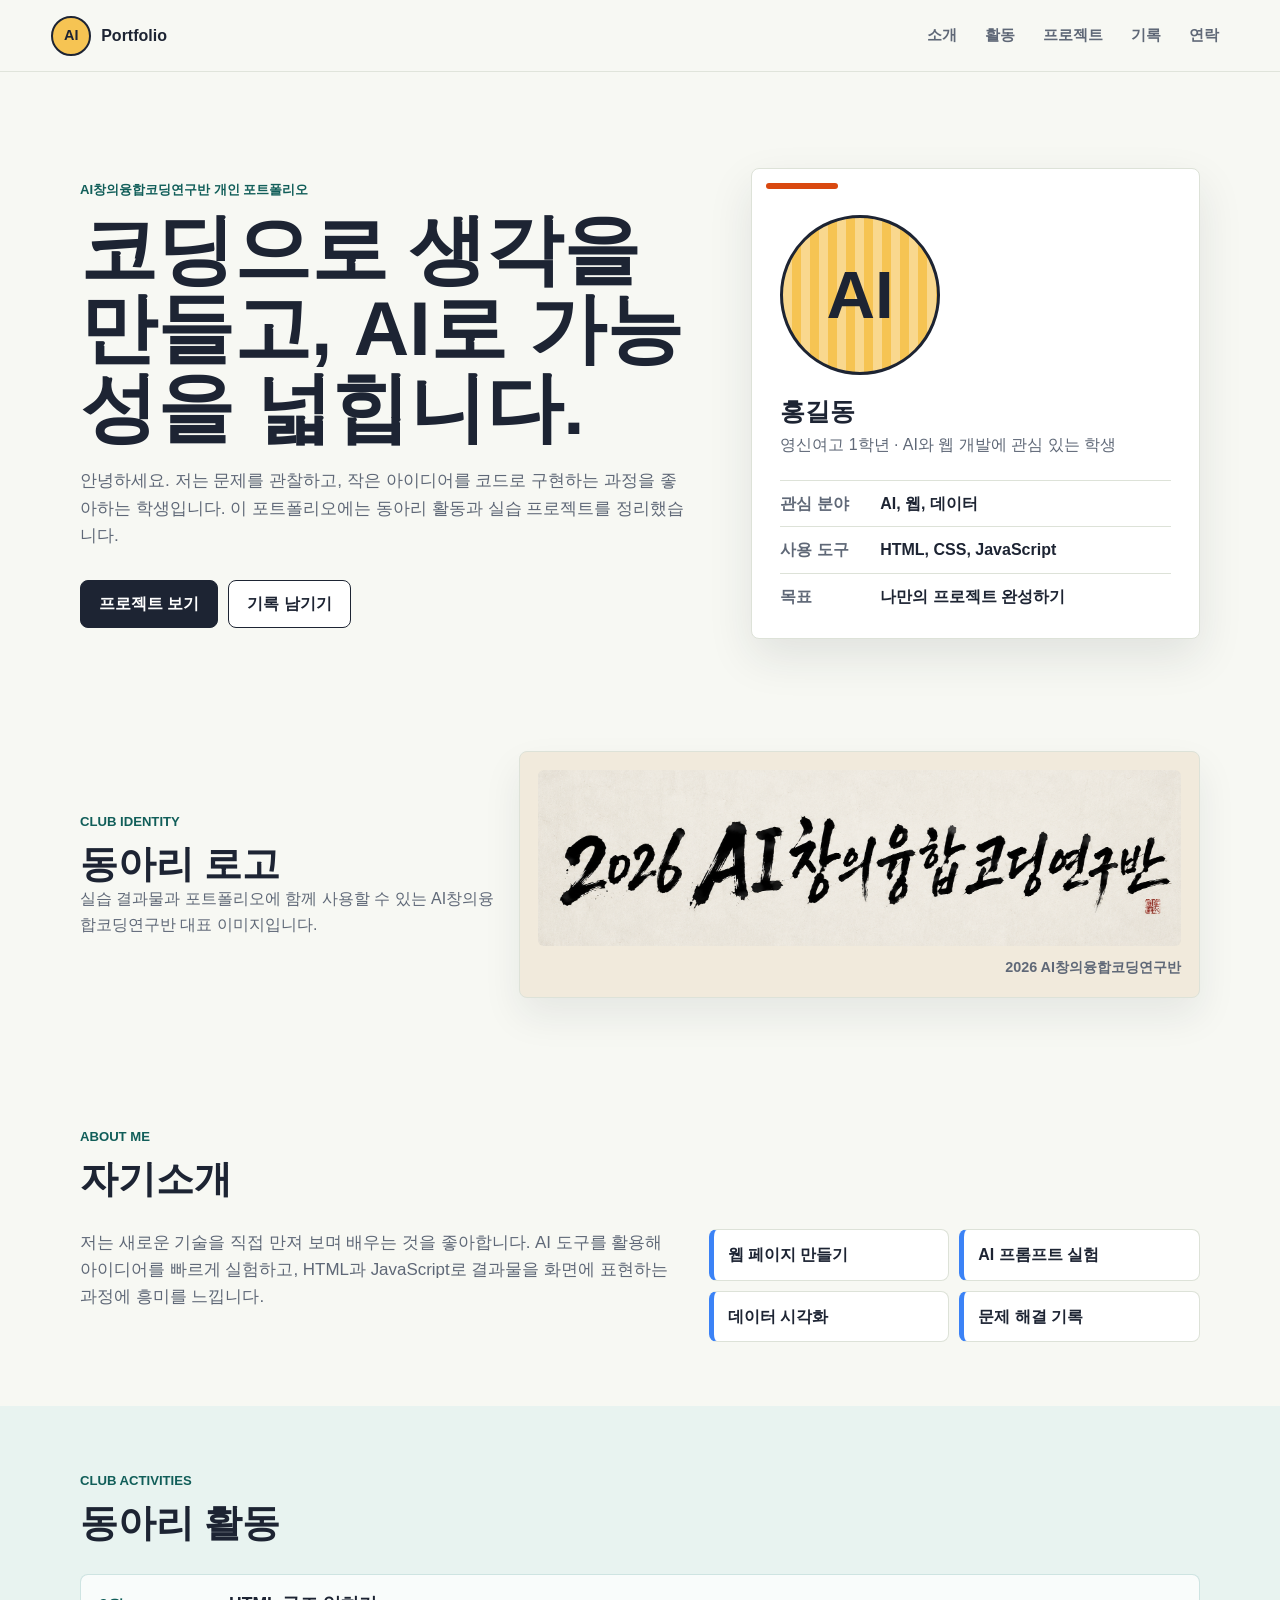
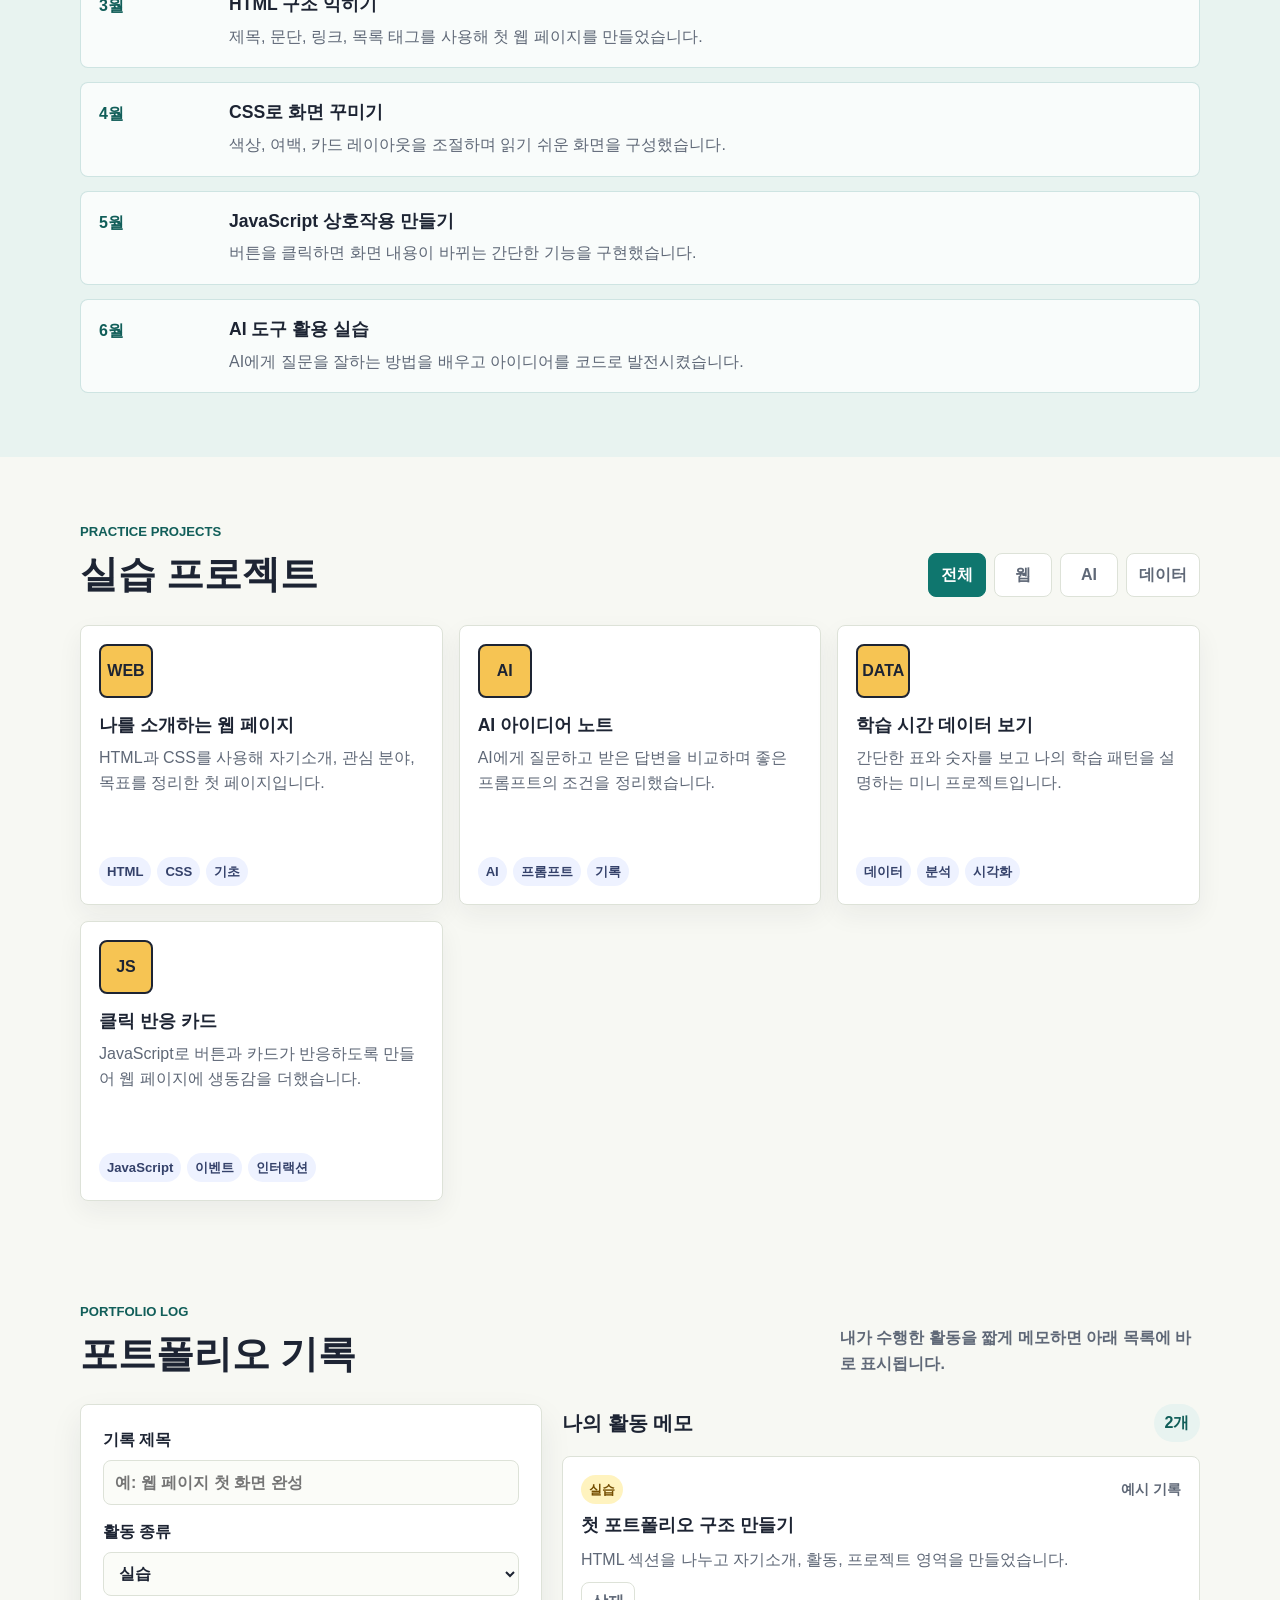
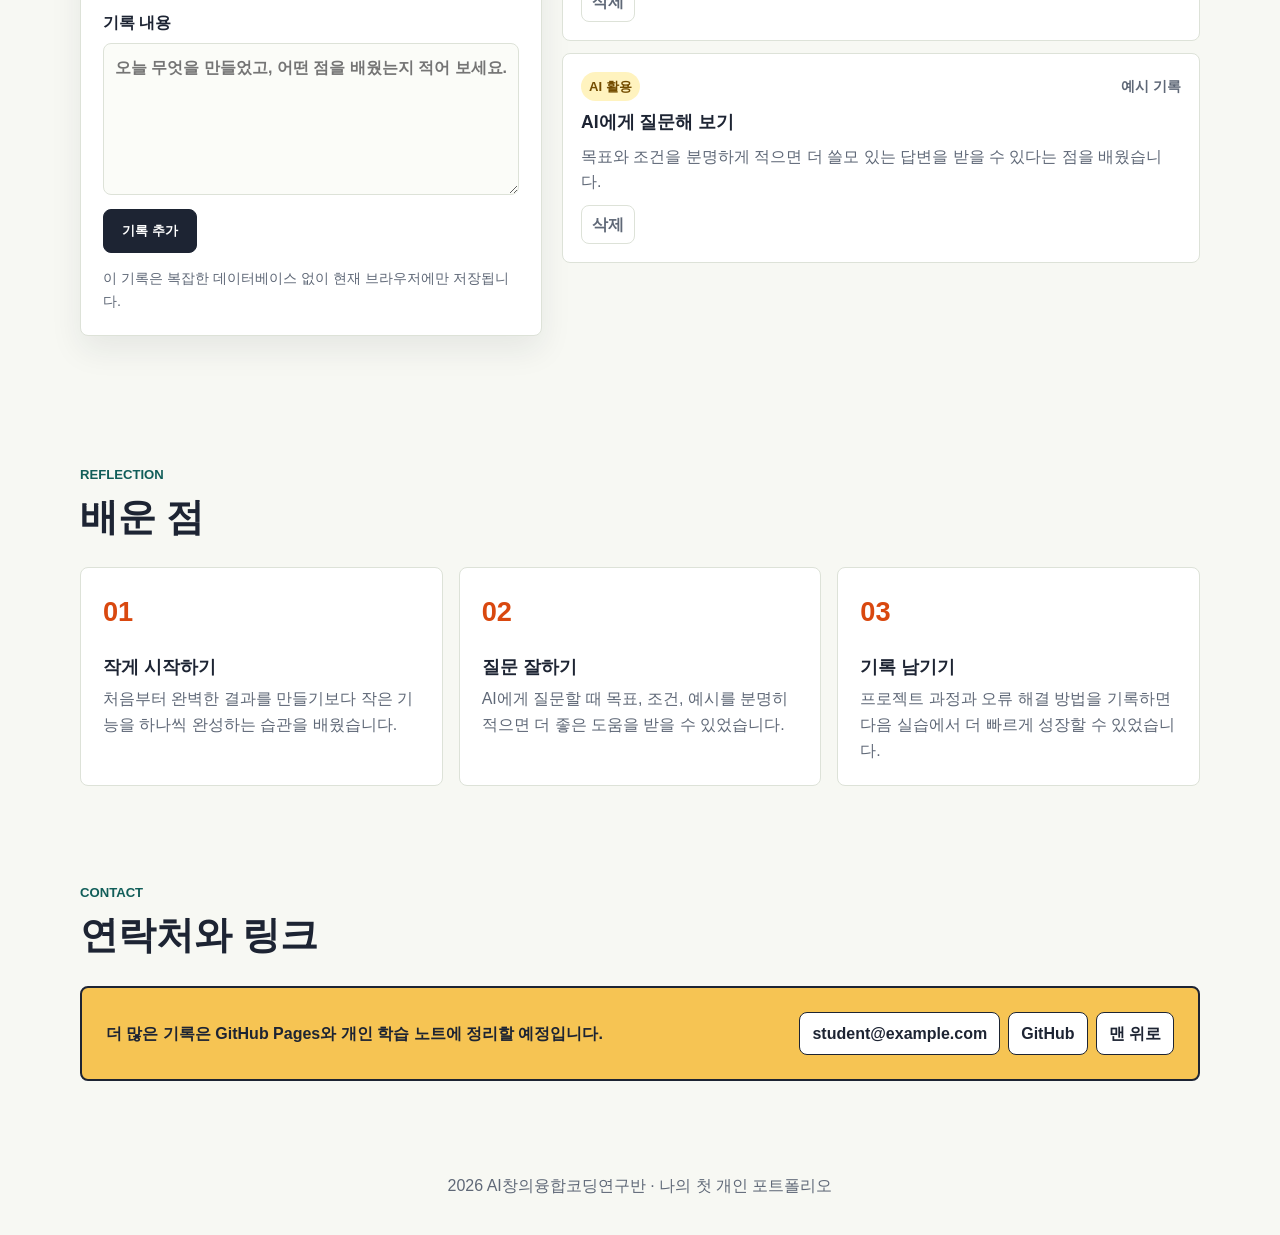
<file: gitpage/index.html>
<!DOCTYPE html>
<html lang="ko">
  <head>
    <meta charset="UTF-8" />
    <meta name="viewport" content="width=device-width, initial-scale=1.0" />
    <!-- 수정: 브라우저 탭에 보이는 사이트 제목을 바꿔 보세요. -->
    <title>AI창의융합코딩연구반 포트폴리오</title>
    <link
      rel="icon"
      href="data:image/svg+xml,%3Csvg xmlns='http://www.w3.org/2000/svg' viewBox='0 0 64 64'%3E%3Crect width='64' height='64' rx='12' fill='%23f6c453'/%3E%3Ctext x='32' y='41' text-anchor='middle' font-size='26' font-family='Arial' font-weight='700' fill='%231d2433'%3EAI%3C/text%3E%3C/svg%3E"
    />
    <!-- CodePen: style.css 내용은 CSS 패널에 붙여 넣고, GitHub Pages에서는 아래 줄을 그대로 둡니다. -->
    <link rel="stylesheet" href="style.css" />
  </head>
  <body>
    <header class="site-header">
      <a class="logo" href="#top" aria-label="처음으로 이동">
        <!-- 수정: 자신의 이름 이니셜로 바꿔 보세요. 예) MJ, YS, AI -->
        <span class="logo-mark">AI</span>
        <span>Portfolio</span>
      </a>

      <nav class="nav-links" aria-label="주요 메뉴">
        <a href="#about">소개</a>
        <a href="#activities">활동</a>
        <a href="#projects">프로젝트</a>
        <a href="#notes">기록</a>
        <a href="#contact">연락</a>
      </nav>
    </header>

    <main id="top">
      <section class="hero section-grid" aria-labelledby="hero-title">
        <div class="hero-copy">
          <!-- 수정: 자신의 이름과 포트폴리오 제목으로 바꿔 보세요. -->
          <p class="eyebrow">AI창의융합코딩연구반 개인 포트폴리오</p>
          <h1 id="hero-title">코딩으로 생각을 만들고, AI로 가능성을 넓힙니다.</h1>
          <!-- 수정: 자신을 소개하는 한 문장으로 바꿔 보세요. -->
          <p class="hero-text">
            안녕하세요. 저는 문제를 관찰하고, 작은 아이디어를 코드로 구현하는 과정을
            좋아하는 학생입니다. 이 포트폴리오에는 동아리 활동과 실습 프로젝트를
            정리했습니다.
          </p>
          <div class="hero-actions" aria-label="바로가기">
            <a class="button primary" href="#projects">프로젝트 보기</a>
            <a class="button secondary" href="#notes">기록 남기기</a>
          </div>
        </div>

        <aside class="profile-panel" aria-label="프로필 요약">
          <div class="avatar" aria-hidden="true">
            <!-- 수정: 자신의 이니셜 또는 별명을 넣어 보세요. -->
            <span>AI</span>
          </div>
          <div>
            <!-- 수정: 자신의 이름, 학년, 관심 키워드로 바꿔 보세요. -->
            <h2>홍길동</h2>
            <p>영신여고 1학년 · AI와 웹 개발에 관심 있는 학생</p>
          </div>
          <dl class="profile-facts">
            <div>
              <dt>관심 분야</dt>
              <dd>AI, 웹, 데이터</dd>
            </div>
            <div>
              <dt>사용 도구</dt>
              <dd>HTML, CSS, JavaScript</dd>
            </div>
            <div>
              <dt>목표</dt>
              <dd>나만의 프로젝트 완성하기</dd>
            </div>
          </dl>
        </aside>
      </section>

      <section class="club-logo-section section" aria-labelledby="club-logo-title">
        <div class="club-logo-copy">
          <p class="eyebrow">Club Identity</p>
          <h2 id="club-logo-title">동아리 로고</h2>
          <p>
            <!-- 수정: 로고 아래에 넣고 싶은 동아리 설명을 바꿔 보세요. -->
            실습 결과물과 포트폴리오에 함께 사용할 수 있는 AI창의융합코딩연구반 대표 이미지입니다.
          </p>
        </div>
        <figure class="club-logo-frame">
          <!-- 수정: GitHub Pages에서는 로고 파일을 이 HTML과 같은 폴더에 club-logo.png 이름으로 올리세요. -->
          <!-- CodePen: 이미지를 업로드하거나 이미지 주소를 복사한 뒤 아래 src 값을 바꿔 넣으면 됩니다. -->
          <img
            class="club-logo-image"
            src="club-logo.png"
            alt="2026 AI창의융합 코딩연구반 로고"
            onerror="this.closest('.club-logo-frame').classList.add('is-missing'); this.remove();"
          />
          <div class="club-logo-fallback" aria-hidden="true">
            <span>2026</span>
            <strong>AI창의융합 코딩연구반</strong>
          </div>
          <figcaption>2026 AI창의융합코딩연구반</figcaption>
        </figure>
      </section>

      <section class="section" id="about" aria-labelledby="about-title">
        <div class="section-heading">
          <p class="eyebrow">About Me</p>
          <h2 id="about-title">자기소개</h2>
        </div>
        <div class="about-layout">
          <p>
            <!-- 수정: 나의 성격, 강점, 코딩을 배우는 이유를 적어 보세요. -->
            저는 새로운 기술을 직접 만져 보며 배우는 것을 좋아합니다. AI 도구를 활용해
            아이디어를 빠르게 실험하고, HTML과 JavaScript로 결과물을 화면에 표현하는
            과정에 흥미를 느낍니다.
          </p>
          <ul class="interest-list" aria-label="관심 키워드">
            <!-- 수정: 관심 키워드를 자유롭게 바꿔 보세요. -->
            <li>웹 페이지 만들기</li>
            <li>AI 프롬프트 실험</li>
            <li>데이터 시각화</li>
            <li>문제 해결 기록</li>
          </ul>
        </div>
      </section>

      <section class="section tinted" id="activities" aria-labelledby="activities-title">
        <div class="section-heading">
          <p class="eyebrow">Club Activities</p>
          <h2 id="activities-title">동아리 활동</h2>
        </div>
        <div class="activity-timeline" id="activityTimeline" aria-live="polite">
          <!-- JavaScript가 script.js의 activityData 배열을 읽어 활동 목록을 만듭니다. -->
        </div>
      </section>

      <section class="section" id="projects" aria-labelledby="projects-title">
        <div class="section-heading split-heading">
          <div>
            <p class="eyebrow">Practice Projects</p>
            <h2 id="projects-title">실습 프로젝트</h2>
          </div>
          <div class="filter-buttons" aria-label="프로젝트 필터">
            <button class="filter-button active" type="button" data-filter="all">전체</button>
            <button class="filter-button" type="button" data-filter="web">웹</button>
            <button class="filter-button" type="button" data-filter="ai">AI</button>
            <button class="filter-button" type="button" data-filter="data">데이터</button>
          </div>
        </div>
        <div class="project-grid" id="projectGrid" aria-live="polite">
          <!-- JavaScript가 script.js의 projectData 배열을 읽어 프로젝트 카드를 만듭니다. -->
        </div>
      </section>

      <section class="section notes-section" id="notes" aria-labelledby="notes-title">
        <div class="section-heading split-heading">
          <div>
            <p class="eyebrow">Portfolio Log</p>
            <h2 id="notes-title">포트폴리오 기록</h2>
          </div>
          <p class="section-note">
            <!-- 수정: 기록 섹션 안내 문구를 바꿔 보세요. -->
            내가 수행한 활동을 짧게 메모하면 아래 목록에 바로 표시됩니다.
          </p>
        </div>

        <div class="notes-layout">
          <form class="note-form" id="noteForm">
            <label for="noteTitle">
              기록 제목
              <input
                id="noteTitle"
                name="title"
                type="text"
                maxlength="40"
                placeholder="예: 웹 페이지 첫 화면 완성"
                required
              />
            </label>

            <label for="noteCategory">
              활동 종류
              <select id="noteCategory" name="category">
                <option value="실습">실습</option>
                <option value="프로젝트">프로젝트</option>
                <option value="AI 활용">AI 활용</option>
                <option value="오류 해결">오류 해결</option>
                <option value="느낀 점">느낀 점</option>
              </select>
            </label>

            <label for="noteContent">
              기록 내용
              <textarea
                id="noteContent"
                name="content"
                rows="5"
                maxlength="240"
                placeholder="오늘 무엇을 만들었고, 어떤 점을 배웠는지 적어 보세요."
                required
              ></textarea>
            </label>

            <button class="button primary" type="submit">기록 추가</button>
            <p class="note-help">
              이 기록은 복잡한 데이터베이스 없이 현재 브라우저에만 저장됩니다.
            </p>
          </form>

          <div class="note-board" aria-live="polite">
            <div class="note-board-header">
              <h3>나의 활동 메모</h3>
              <span id="noteCount">0개</span>
            </div>
            <div class="note-list" id="noteList">
              <!-- JavaScript가 작성한 메모를 이곳에 바로 보여 줍니다. -->
            </div>
          </div>
        </div>
      </section>

      <section class="section learnings" aria-labelledby="learnings-title">
        <div class="section-heading">
          <p class="eyebrow">Reflection</p>
          <h2 id="learnings-title">배운 점</h2>
        </div>
        <div class="learning-grid">
          <article>
            <span class="number">01</span>
            <!-- 수정: 활동을 통해 배운 점을 자신의 말로 바꿔 보세요. -->
            <h3>작게 시작하기</h3>
            <p>처음부터 완벽한 결과를 만들기보다 작은 기능을 하나씩 완성하는 습관을 배웠습니다.</p>
          </article>
          <article>
            <span class="number">02</span>
            <h3>질문 잘하기</h3>
            <p>AI에게 질문할 때 목표, 조건, 예시를 분명히 적으면 더 좋은 도움을 받을 수 있었습니다.</p>
          </article>
          <article>
            <span class="number">03</span>
            <h3>기록 남기기</h3>
            <p>프로젝트 과정과 오류 해결 방법을 기록하면 다음 실습에서 더 빠르게 성장할 수 있었습니다.</p>
          </article>
        </div>
      </section>

      <section class="section contact-section" id="contact" aria-labelledby="contact-title">
        <div class="section-heading">
          <p class="eyebrow">Contact</p>
          <h2 id="contact-title">연락처와 링크</h2>
        </div>
        <div class="contact-box">
          <p>
            <!-- 수정: 이메일, GitHub 주소, 블로그 주소 등을 자신의 정보로 바꿔 보세요. -->
            더 많은 기록은 GitHub Pages와 개인 학습 노트에 정리할 예정입니다.
          </p>
          <div class="contact-links">
            <a href="mailto:student@example.com">student@example.com</a>
            <a href="https://github.com/" target="_blank" rel="noreferrer">GitHub</a>
            <a href="#top">맨 위로</a>
          </div>
        </div>
      </section>
    </main>

    <footer class="site-footer">
      <!-- 수정: 이름과 연도를 바꿔 보세요. -->
      <p>2026 AI창의융합코딩연구반 · 나의 첫 개인 포트폴리오</p>
    </footer>

    <!-- CodePen: script.js 내용은 JS 패널에 붙여 넣고, GitHub Pages에서는 아래 줄을 그대로 둡니다. -->
    <script src="script.js"></script>
  </body>
</html>
</file>
<file: gitpage/style.css>
/* 수정: 사이트 전체 색상을 바꾸고 싶다면 아래 변수 값을 바꿔 보세요. */
:root {
  --color-bg: #f7f8f3;
  --color-surface: #ffffff;
  --color-text: #1d2433;
  --color-muted: #5f6877;
  --color-line: #dde2d8;
  --color-primary: #0f766e;
  --color-primary-dark: #115e59;
  --color-accent: #d9480f;
  --color-warm: #f6c453;
  --color-cool: #3b82f6;
  --shadow-soft: 0 18px 45px rgba(29, 36, 51, 0.1);
  --radius: 8px;
}

* {
  box-sizing: border-box;
}

html {
  scroll-behavior: smooth;
}

body {
  margin: 0;
  background: var(--color-bg);
  color: var(--color-text);
  font-family: Arial, "Apple SD Gothic Neo", "Noto Sans KR", sans-serif;
  line-height: 1.6;
}

a {
  color: inherit;
  text-decoration: none;
}

button,
a {
  -webkit-tap-highlight-color: transparent;
}

.site-header {
  position: sticky;
  top: 0;
  z-index: 10;
  display: flex;
  align-items: center;
  justify-content: space-between;
  gap: 20px;
  min-height: 72px;
  padding: 14px clamp(18px, 4vw, 56px);
  border-bottom: 1px solid rgba(221, 226, 216, 0.88);
  background: rgba(247, 248, 243, 0.94);
  backdrop-filter: blur(14px);
}

.logo {
  display: inline-flex;
  align-items: center;
  gap: 10px;
  font-weight: 800;
}

.logo-mark {
  display: grid;
  place-items: center;
  width: 40px;
  height: 40px;
  border: 2px solid var(--color-text);
  border-radius: 50%;
  background: var(--color-warm);
  color: var(--color-text);
  font-size: 0.9rem;
}

.nav-links {
  display: flex;
  flex-wrap: wrap;
  justify-content: flex-end;
  gap: 8px;
}

.nav-links a {
  padding: 8px 10px;
  border-radius: var(--radius);
  color: var(--color-muted);
  font-size: 0.95rem;
  font-weight: 700;
}

.nav-links a:hover,
.nav-links a:focus-visible {
  background: #e8f3f0;
  color: var(--color-primary-dark);
}

.hero,
.section {
  width: min(1120px, calc(100% - 36px));
  margin: 0 auto;
}

.section-grid {
  display: grid;
  grid-template-columns: minmax(0, 1.15fr) minmax(300px, 0.85fr);
  gap: clamp(28px, 5vw, 64px);
  align-items: center;
  padding: clamp(56px, 9vw, 96px) 0 48px;
}

.hero-copy {
  max-width: 720px;
}

.eyebrow {
  margin: 0 0 10px;
  color: var(--color-primary-dark);
  font-size: 0.82rem;
  font-weight: 800;
  letter-spacing: 0;
  text-transform: uppercase;
}

h1,
h2,
h3,
p {
  margin-top: 0;
}

h1 {
  max-width: 760px;
  margin-bottom: 20px;
  font-size: 4.8rem;
  line-height: 1.03;
  letter-spacing: 0;
}

h2 {
  margin-bottom: 0;
  font-size: 2.35rem;
  line-height: 1.18;
  letter-spacing: 0;
}

h3 {
  margin-bottom: 8px;
  font-size: 1.1rem;
  line-height: 1.3;
}

.hero-text {
  max-width: 640px;
  color: var(--color-muted);
  font-size: 1.08rem;
}

.hero-actions {
  display: flex;
  flex-wrap: wrap;
  gap: 10px;
  margin-top: 30px;
}

.button {
  display: inline-flex;
  align-items: center;
  justify-content: center;
  min-height: 44px;
  padding: 10px 18px;
  border: 1px solid var(--color-text);
  border-radius: var(--radius);
  font-weight: 800;
}

.button.primary {
  background: var(--color-text);
  color: #ffffff;
}

.button.secondary {
  background: var(--color-surface);
}

.button:hover,
.button:focus-visible {
  transform: translateY(-2px);
  box-shadow: 0 10px 20px rgba(29, 36, 51, 0.13);
}

.profile-panel {
  position: relative;
  padding: 28px;
  border: 1px solid var(--color-line);
  border-radius: var(--radius);
  background: var(--color-surface);
  box-shadow: var(--shadow-soft);
}

.profile-panel::before {
  content: "";
  position: absolute;
  inset: 14px auto auto 14px;
  width: 72px;
  height: 6px;
  border-radius: 999px;
  background: var(--color-accent);
}

.avatar {
  display: grid;
  place-items: center;
  width: min(160px, 48vw);
  aspect-ratio: 1;
  margin: 18px 0 22px;
  border: 3px solid var(--color-text);
  border-radius: 50%;
  background:
    linear-gradient(90deg, rgba(255, 255, 255, 0.34) 50%, transparent 50%),
    var(--color-warm);
  background-size: 18px 18px;
  font-size: 4.2rem;
  font-weight: 900;
}

.profile-panel h2 {
  margin-bottom: 6px;
  font-size: 1.55rem;
}

.profile-panel p {
  margin-bottom: 22px;
  color: var(--color-muted);
}

.profile-facts {
  display: grid;
  gap: 10px;
  margin: 0;
}

.profile-facts div {
  display: grid;
  grid-template-columns: 88px 1fr;
  gap: 12px;
  padding-top: 10px;
  border-top: 1px solid var(--color-line);
}

.profile-facts dt {
  color: var(--color-muted);
  font-weight: 800;
}

.profile-facts dd {
  margin: 0;
  font-weight: 700;
}

.club-logo-section {
  display: grid;
  grid-template-columns: minmax(240px, 0.38fr) minmax(0, 0.62fr);
  gap: 22px;
  align-items: center;
  padding-top: 28px;
}

.club-logo-copy p:last-child {
  margin-bottom: 0;
  color: var(--color-muted);
}

.club-logo-frame {
  position: relative;
  margin: 0;
  padding: 18px;
  border: 1px solid var(--color-line);
  border-radius: var(--radius);
  background: #f1eadc;
  box-shadow: 0 18px 38px rgba(29, 36, 51, 0.08);
}

.club-logo-image {
  display: block;
  width: 100%;
  aspect-ratio: 3.65 / 1;
  object-fit: cover;
  object-position: center;
  border-radius: calc(var(--radius) - 2px);
  background: #f6f0e5;
}

.club-logo-fallback {
  display: none;
  min-height: 176px;
  align-items: center;
  justify-content: center;
  gap: 14px;
  padding: 24px;
  border-radius: calc(var(--radius) - 2px);
  background:
    linear-gradient(90deg, rgba(0, 0, 0, 0.035) 1px, transparent 1px),
    #f6f0e5;
  background-size: 18px 18px;
  color: var(--color-text);
  text-align: center;
}

.club-logo-fallback span {
  font-size: 2.2rem;
  font-weight: 900;
}

.club-logo-fallback strong {
  font-size: 1.6rem;
  line-height: 1.2;
}

.club-logo-frame.is-missing .club-logo-fallback {
  display: flex;
}

.club-logo-frame figcaption {
  margin-top: 10px;
  color: var(--color-muted);
  font-size: 0.9rem;
  font-weight: 800;
  text-align: right;
}

.section {
  padding: 64px 0;
}

.section-heading {
  margin-bottom: 28px;
}

.split-heading {
  display: flex;
  align-items: flex-end;
  justify-content: space-between;
  gap: 20px;
}

.tinted {
  width: 100%;
  max-width: none;
  padding: 64px max(18px, calc((100vw - 1120px) / 2));
  background: #e8f3f0;
}

.about-layout {
  display: grid;
  grid-template-columns: minmax(0, 1.1fr) minmax(260px, 0.9fr);
  gap: 28px;
  align-items: start;
}

.about-layout > p {
  margin-bottom: 0;
  color: var(--color-muted);
  font-size: 1.06rem;
}

.interest-list {
  display: grid;
  grid-template-columns: repeat(2, minmax(0, 1fr));
  gap: 10px;
  margin: 0;
  padding: 0;
  list-style: none;
}

.interest-list li {
  min-height: 48px;
  padding: 12px 14px;
  border: 1px solid var(--color-line);
  border-left: 5px solid var(--color-cool);
  border-radius: var(--radius);
  background: var(--color-surface);
  font-weight: 800;
}

.activity-timeline {
  display: grid;
  gap: 14px;
}

.activity-item {
  display: grid;
  grid-template-columns: 112px 1fr;
  gap: 18px;
  padding: 18px;
  border: 1px solid rgba(15, 118, 110, 0.18);
  border-radius: var(--radius);
  background: rgba(255, 255, 255, 0.72);
}

.activity-date {
  color: var(--color-primary-dark);
  font-weight: 900;
}

.activity-item p {
  margin-bottom: 0;
  color: var(--color-muted);
}

.filter-buttons {
  display: flex;
  flex-wrap: wrap;
  justify-content: flex-end;
  gap: 8px;
}

.filter-button {
  min-width: 58px;
  min-height: 40px;
  padding: 8px 12px;
  border: 1px solid var(--color-line);
  border-radius: var(--radius);
  background: var(--color-surface);
  color: var(--color-muted);
  cursor: pointer;
  font: inherit;
  font-weight: 800;
}

.filter-button:hover,
.filter-button:focus-visible,
.filter-button.active {
  border-color: var(--color-primary);
  background: var(--color-primary);
  color: #ffffff;
}

.project-grid {
  display: grid;
  grid-template-columns: repeat(3, minmax(0, 1fr));
  gap: 16px;
}

.project-card {
  display: flex;
  min-height: 280px;
  flex-direction: column;
  padding: 18px;
  border: 1px solid var(--color-line);
  border-radius: var(--radius);
  background: var(--color-surface);
  box-shadow: 0 10px 26px rgba(29, 36, 51, 0.06);
}

.project-card:hover {
  transform: translateY(-4px);
  box-shadow: 0 18px 36px rgba(29, 36, 51, 0.12);
}

.project-icon {
  display: grid;
  place-items: center;
  width: 54px;
  height: 54px;
  margin-bottom: 16px;
  border: 2px solid var(--color-text);
  border-radius: var(--radius);
  background: var(--color-warm);
  font-weight: 900;
}

.project-card p {
  color: var(--color-muted);
}

.project-tags {
  display: flex;
  flex-wrap: wrap;
  gap: 6px;
  margin-top: auto;
}

.project-tags span {
  padding: 4px 8px;
  border-radius: 999px;
  background: #eef2ff;
  color: #34416a;
  font-size: 0.82rem;
  font-weight: 800;
}

.section-note {
  max-width: 360px;
  margin-bottom: 0;
  color: var(--color-muted);
  font-weight: 700;
}

.notes-section {
  padding-top: 36px;
}

.notes-layout {
  display: grid;
  grid-template-columns: minmax(280px, 0.42fr) minmax(0, 0.58fr);
  gap: 20px;
  align-items: start;
}

.note-form {
  display: grid;
  gap: 14px;
  padding: 22px;
  border: 1px solid var(--color-line);
  border-radius: var(--radius);
  background: var(--color-surface);
  box-shadow: 0 14px 32px rgba(29, 36, 51, 0.08);
}

.note-form label {
  display: grid;
  gap: 7px;
  color: var(--color-text);
  font-weight: 900;
}

.note-form input,
.note-form select,
.note-form textarea {
  width: 100%;
  border: 1px solid var(--color-line);
  border-radius: var(--radius);
  background: #fbfcf8;
  color: var(--color-text);
  font: inherit;
}

.note-form input,
.note-form select {
  min-height: 44px;
  padding: 9px 11px;
}

.note-form textarea {
  min-height: 128px;
  padding: 11px;
  resize: vertical;
}

.note-form input:focus,
.note-form select:focus,
.note-form textarea:focus {
  border-color: var(--color-primary);
  outline: 3px solid rgba(15, 118, 110, 0.14);
}

.note-form .button {
  width: fit-content;
  cursor: pointer;
}

.note-help {
  margin-bottom: 0;
  color: var(--color-muted);
  font-size: 0.9rem;
}

.note-board {
  min-width: 0;
}

.note-board-header {
  display: flex;
  align-items: center;
  justify-content: space-between;
  gap: 14px;
  margin-bottom: 14px;
}

.note-board-header h3 {
  margin-bottom: 0;
  font-size: 1.25rem;
}

.note-board-header span {
  min-width: 46px;
  padding: 6px 10px;
  border-radius: 999px;
  background: #e8f3f0;
  color: var(--color-primary-dark);
  font-weight: 900;
  text-align: center;
}

.note-list {
  display: grid;
  gap: 12px;
}

.note-card,
.empty-notes {
  padding: 18px;
  border: 1px solid var(--color-line);
  border-radius: var(--radius);
  background: var(--color-surface);
}

.note-card {
  display: grid;
  gap: 10px;
}

.note-card-top {
  display: flex;
  flex-wrap: wrap;
  align-items: center;
  justify-content: space-between;
  gap: 8px;
}

.note-category {
  padding: 4px 8px;
  border-radius: 999px;
  background: #fff3bf;
  color: #744d00;
  font-size: 0.82rem;
  font-weight: 900;
}

.note-card time {
  color: var(--color-muted);
  font-size: 0.9rem;
  font-weight: 800;
}

.note-card h3 {
  margin-bottom: 0;
}

.note-card p,
.empty-notes {
  margin-bottom: 0;
  color: var(--color-muted);
}

.note-delete {
  width: fit-content;
  min-height: 34px;
  padding: 6px 10px;
  border: 1px solid var(--color-line);
  border-radius: var(--radius);
  background: #ffffff;
  color: var(--color-muted);
  cursor: pointer;
  font: inherit;
  font-weight: 800;
}

.note-delete:hover,
.note-delete:focus-visible {
  border-color: var(--color-accent);
  color: var(--color-accent);
}

.learning-grid {
  display: grid;
  grid-template-columns: repeat(3, minmax(0, 1fr));
  gap: 16px;
}

.learning-grid article {
  min-height: 210px;
  padding: 22px;
  border: 1px solid var(--color-line);
  border-radius: var(--radius);
  background: var(--color-surface);
}

.number {
  display: block;
  margin-bottom: 22px;
  color: var(--color-accent);
  font-size: 1.7rem;
  font-weight: 900;
}

.learning-grid p {
  margin-bottom: 0;
  color: var(--color-muted);
}

.contact-section {
  padding-top: 32px;
}

.contact-box {
  display: flex;
  align-items: center;
  justify-content: space-between;
  gap: 22px;
  padding: 24px;
  border: 2px solid var(--color-text);
  border-radius: var(--radius);
  background: var(--color-warm);
}

.contact-box p {
  max-width: 600px;
  margin-bottom: 0;
  font-weight: 800;
}

.contact-links {
  display: flex;
  flex-wrap: wrap;
  justify-content: flex-end;
  gap: 8px;
}

.contact-links a {
  min-height: 40px;
  padding: 8px 12px;
  border: 1px solid var(--color-text);
  border-radius: var(--radius);
  background: #ffffff;
  font-weight: 900;
}

.contact-links a:hover,
.contact-links a:focus-visible {
  background: var(--color-text);
  color: #ffffff;
}

.site-footer {
  padding: 28px 18px 36px;
  color: var(--color-muted);
  text-align: center;
}

.site-footer p {
  margin-bottom: 0;
}

@media (max-width: 860px) {
  .site-header,
  .split-heading,
  .contact-box {
    align-items: flex-start;
    flex-direction: column;
  }

  .nav-links,
  .filter-buttons,
  .contact-links {
    justify-content: flex-start;
  }

  .section-grid,
  .club-logo-section,
  .about-layout,
  .notes-layout,
  .project-grid,
  .learning-grid {
    grid-template-columns: 1fr;
  }

  .profile-panel {
    width: 100%;
  }

  h1 {
    font-size: 3.4rem;
  }

  h2 {
    font-size: 2rem;
  }
}

@media (max-width: 560px) {
  .hero,
  .section {
    width: min(100% - 28px, 1120px);
  }

  .site-header {
    min-height: auto;
    padding: 12px 14px;
  }

  .nav-links a {
    padding: 6px 8px;
    font-size: 0.9rem;
  }

  .section-grid {
    padding-top: 42px;
  }

  h1 {
    font-size: 2.45rem;
  }

  .avatar {
    font-size: 3.4rem;
  }

  .profile-facts div,
  .activity-item,
  .interest-list {
    grid-template-columns: 1fr;
  }

  .activity-item {
    gap: 6px;
  }

  .section-note {
    max-width: none;
  }

  .note-form .button {
    width: 100%;
  }

  .club-logo-frame {
    padding: 12px;
  }

  .club-logo-image {
    aspect-ratio: 3.1 / 1;
  }

  .club-logo-fallback {
    min-height: 150px;
    flex-direction: column;
  }

  .club-logo-fallback strong {
    font-size: 1.35rem;
  }

  .contact-box {
    padding: 18px;
  }
}
</file>
